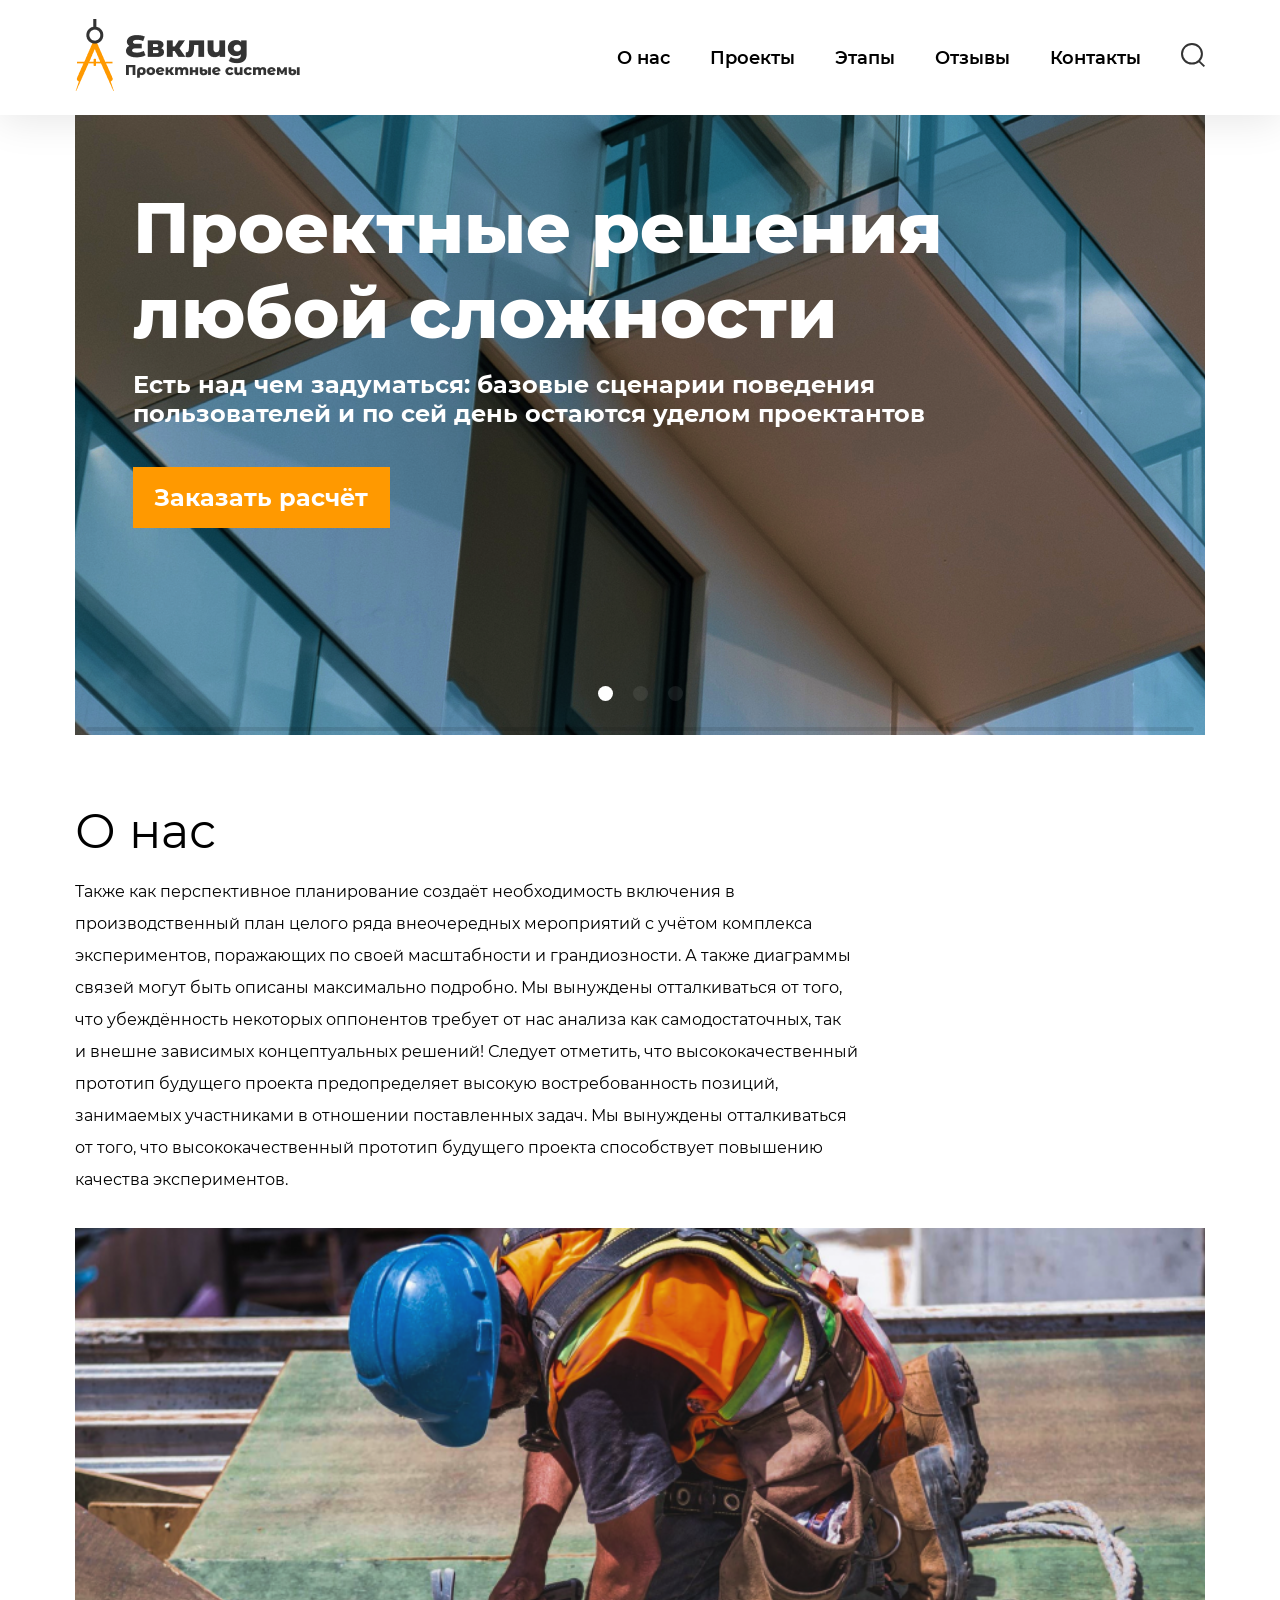
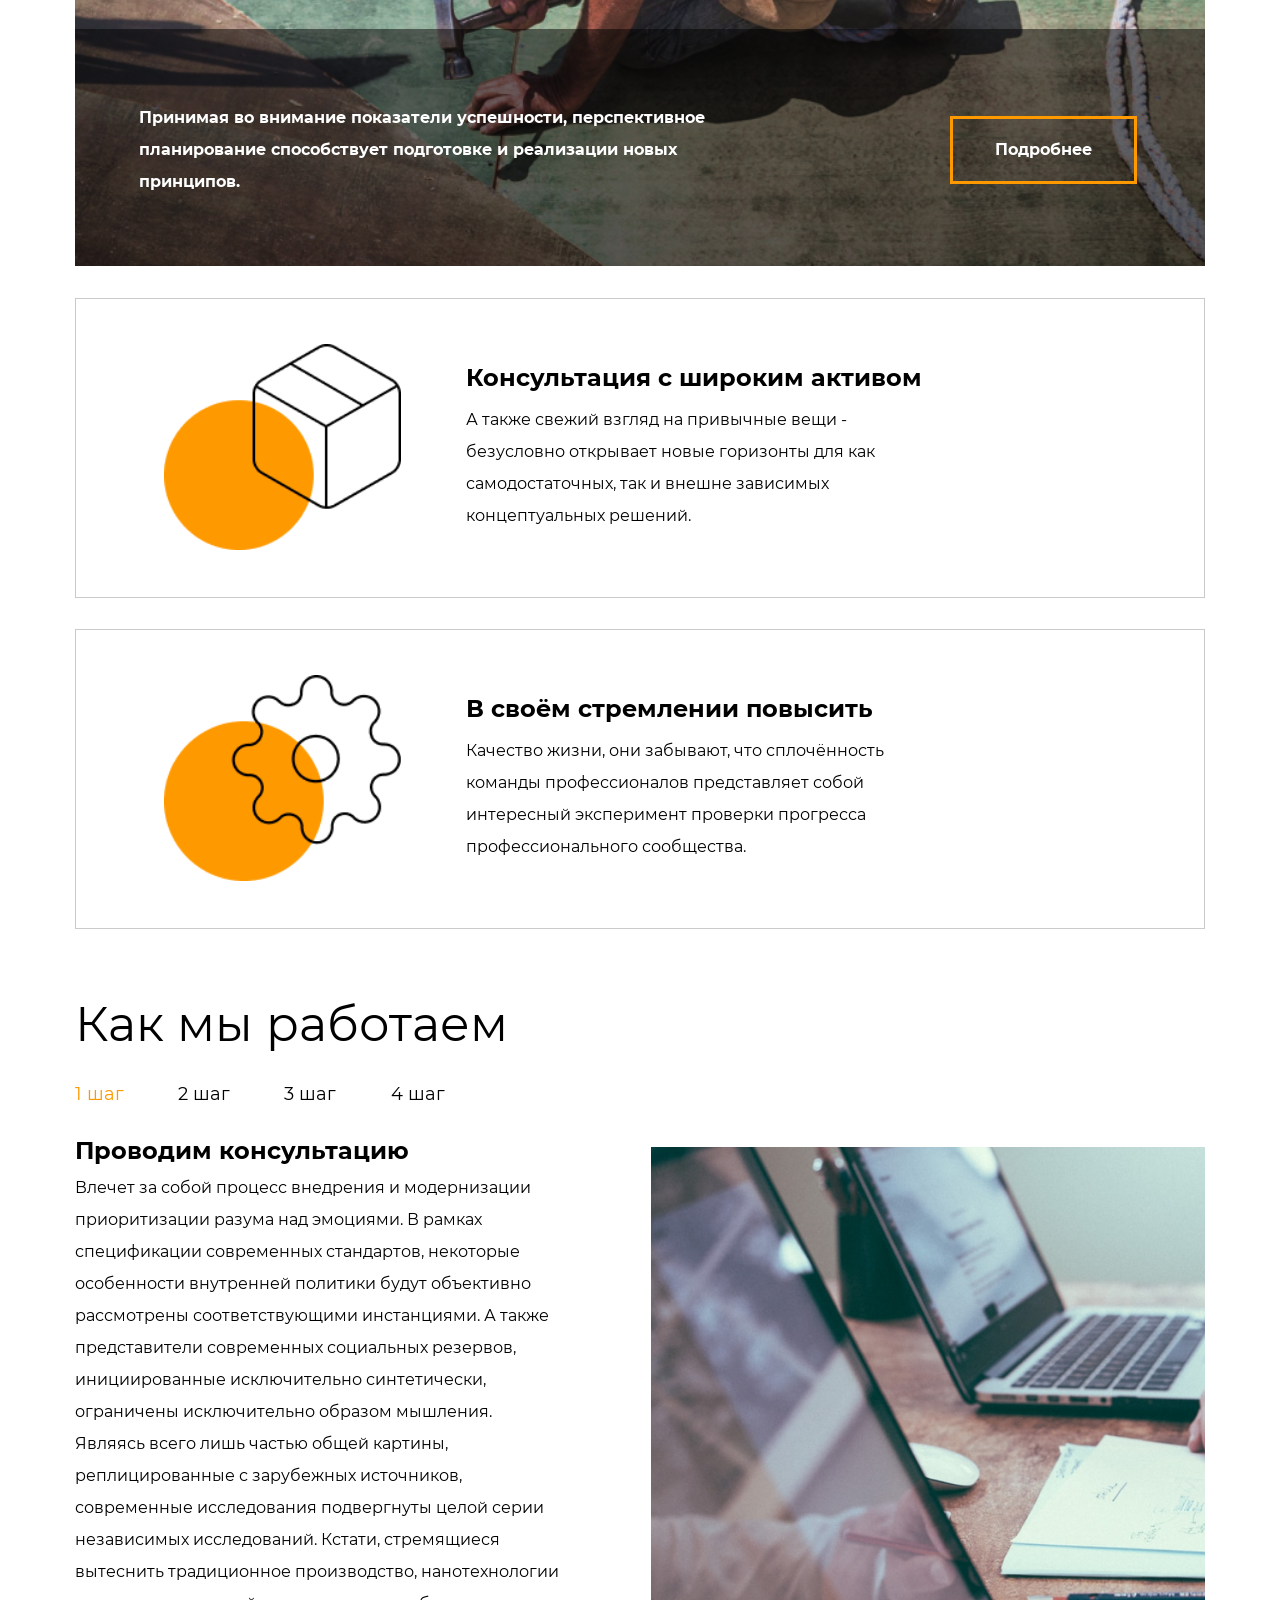
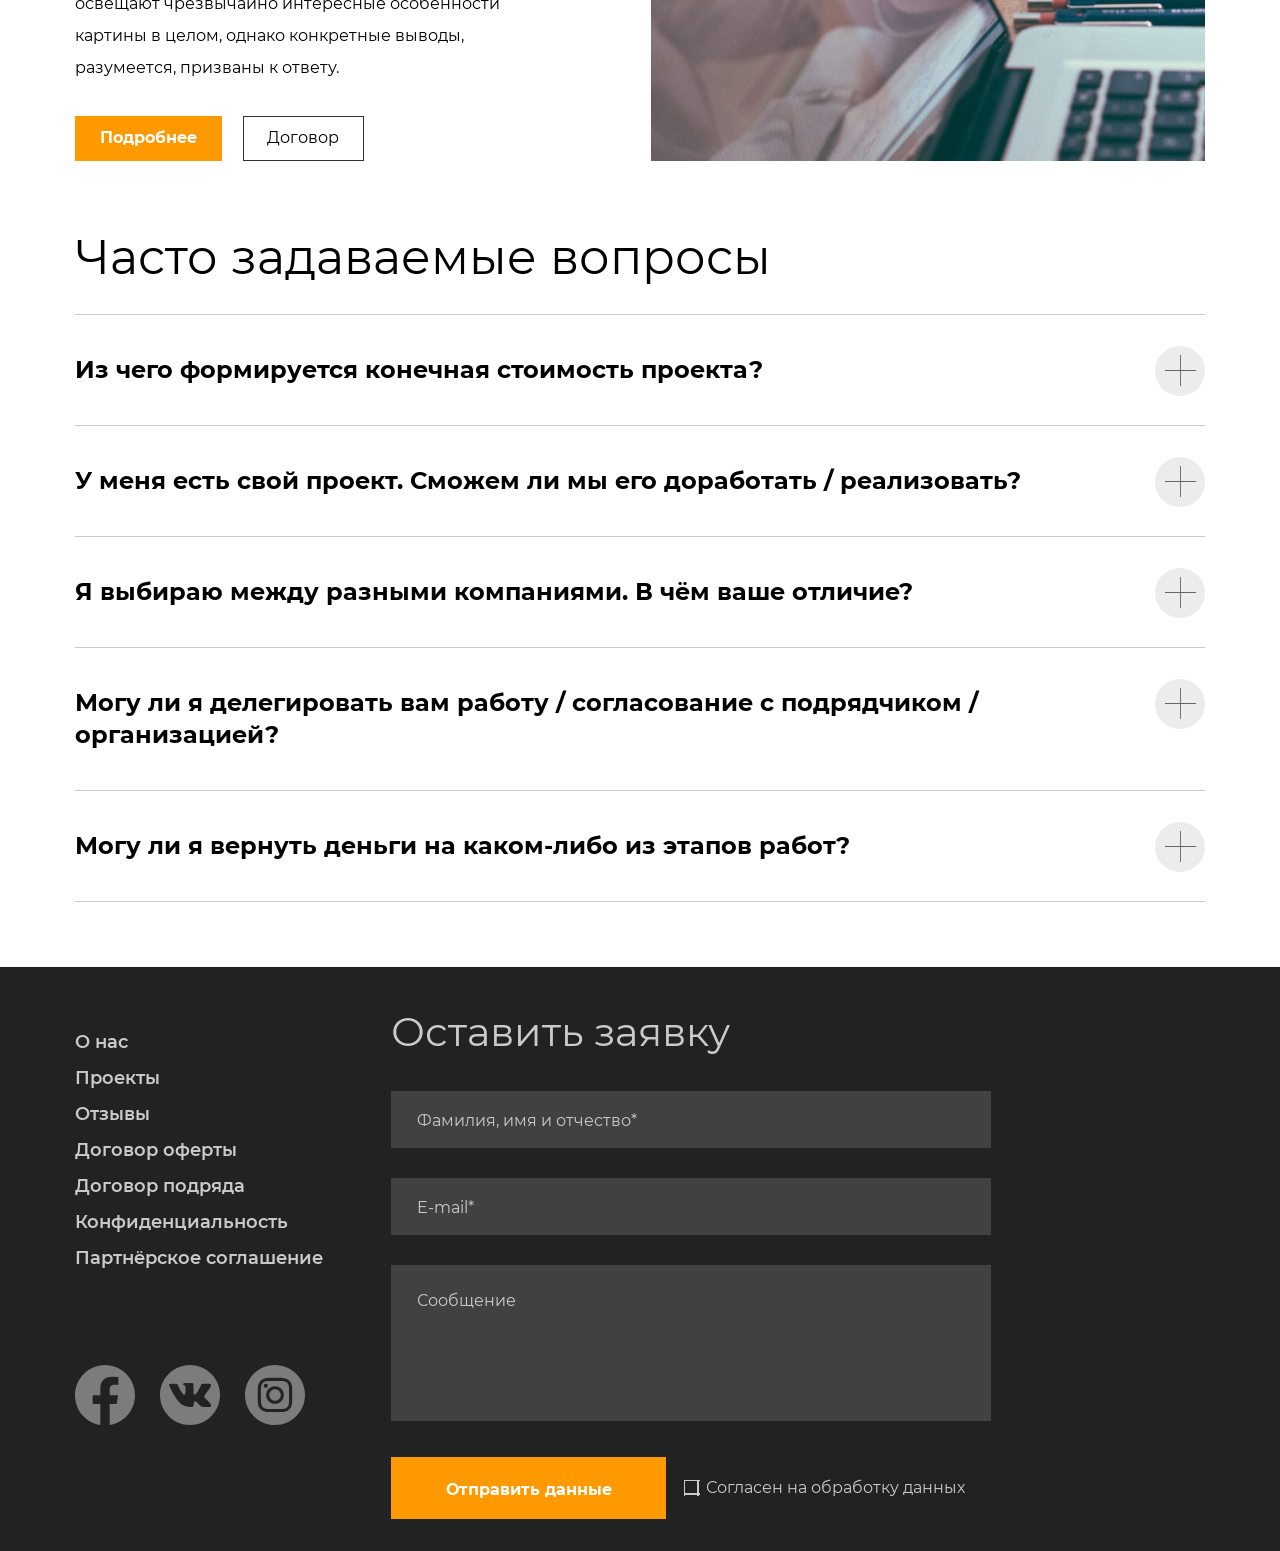
<file: index.html>
<!DOCTYPE html>
<html lang="ru">
  <head>
    <meta charset="UTF-8" />
    <meta http-equiv="X-UA-Compatible" content="IE=edge" />
    <meta name="viewport" content="width=device-width, initial-scale=1.0" />
    <title>Evklid</title>
    <link rel="stylesheet" href="CSS/normalize.css" />
    <link
      rel="stylesheet"
      href="https://unpkg.com/swiper/swiper-bundle.min.css"
    />
    <link rel="stylesheet" href="JS/script.js" />
    <link rel="stylesheet" href="CSS/accordion.min.css" />
    <link rel="stylesheet" href="CSS/Style.css" />
    <link rel="stylesheet" href="CSS/media.css" />

    <script defer src="JS/accordion.min.js"></script>
    <script defer src="https://unpkg.com/swiper/swiper-bundle.min.js"></script>
    <script defer src="JS/script.js"></script>
  </head>

  <body>
    <header class="header">
      <div class="conteiner header__conteiner__logo">
        <button class="header__burger">
          <svg
            class="svg_burger"
            width="30"
            height="23"
            viewBox="0 0 30 23"
            fill="none"
            xmlns="http://www.w3.org/2000/svg"
          >
            <rect width="30" height="3" fill="#333333" />
            <rect
              class="svg-25px"
              y="10"
              width="30"
              height="3"
              fill="#333333"
            />
            <rect
              class="svg-18px"
              y="20"
              width="30"
              height="3"
              fill="#333333"
            />
          </svg>
        </button>

        <a class="header__link__logo" href="#">
          <picture>
            <source srcset="IMG/Logo-320px.png" media="(max-width: 320px)" />
            <source srcset="IMG/Logo-1024.png" media="(max-width: 1024px)" />
            <img class="header__logo" src="IMG/Logo.png" alt="logo" />
          </picture>
        </a>

        <nav class="header__nav">
          <button class="header__X">
            <svg
              width="23"
              height="23"
              viewBox="0 0 23 23"
              fill="none"
              xmlns="http://www.w3.org/2000/svg"
            >
              <rect
                x="2.09082"
                width="29.5699"
                height="2.95699"
                transform="rotate(45 2.09082 0)"
                fill="#333333"
              />
              <rect
                y="20.9092"
                width="29.5699"
                height="2.95699"
                transform="rotate(-45 0 20.9092)"
                fill="#333333"
              />
            </svg>
          </button>
          <ul class="header__list">
            <li class="header__items">
              <a class="header__link" href="#">О&nbsp;нас</a>
            </li>
            <li class="header__items">
              <a class="header__link" href="#">Проекты</a>
            </li>
            <li class="header__items">
              <a class="header__link" href="#">Этапы</a>
            </li>
            <li class="header__items">
              <a class="header__link" href="#">Отзывы</a>
            </li>
            <li class="header__items">
              <a class="header__link" href="#">Контакты</a>
            </li>
          </ul>
        </nav>

        <button class="header_btn" id="open-search-form">
          <svg
            class="header_svg"
            width="24"
            height="24"
            viewBox="0 0 24 24"
            fill="none"
            xmlns="http://www.w3.org/2000/svg"
          >
            <rect
              width="7.56126"
              height="1.89031"
              transform="matrix(0.713342 0.700816 -0.713342 0.700816 18.6062 17.3762)"
              fill="#333333"
            />
            <path
              d="M20.9303 10.7726C20.9303 16.1533 16.4855 20.5452 10.9652 20.5452C5.44478 20.5452 1 16.1533 1 10.7726C1 5.39198 5.44478 1 10.9652 1C16.4855 1 20.9303 5.39198 20.9303 10.7726Z"
              stroke="#333333"
              stroke-width="2"
            />
          </svg>
        </button>

        <form
          action="https://jsonplaceholder.typicode.com/posts"
          method="post"
          class="header__form"
          id="header__form"
        >
          <input
            class="header__form__input"
            type="text"
            name="text"
            placeholder="Что будем искать?"
          />

          <button
            class="header__form__input__btn"
            id="header-form-input-btn"
            type="submit"
          >
            <svg
              class="header_svg_form"
              width="24"
              height="24"
              viewBox="0 0 24 24"
              fill="none"
              xmlns="http://www.w3.org/2000/svg"
            >
              <rect
                width="7.56126"
                height="1.89031"
                transform="matrix(0.713342 0.700816 -0.713342 0.700816 18.6062 17.3762)"
                fill="#333333"
              />
              <path
                d="M20.9303 10.7726C20.9303 16.1533 16.4855 20.5452 10.9652 20.5452C5.44478 20.5452 1 16.1533 1 10.7726C1 5.39198 5.44478 1 10.9652 1C16.4855 1 20.9303 5.39198 20.9303 10.7726Z"
                stroke="#333333"
                stroke-width="2"
              />
            </svg>
          </button>

          <button
            class="header__form__input__btn__close"
            id="header-form-input-btn-close"
            type=">submit"
          >
            <svg
              class="svg-close"
              width="24"
              height="24"
              viewBox="0 0 24 24"
              fill="none"
              xmlns="http://www.w3.org/2000/svg"
            >
              <rect
                x="8.95386"
                y="7.30435"
                width="11.6645"
                height="2.33291"
                transform="rotate(45 8.95386 7.30435)"
                fill="#999999"
              />
              <rect
                x="7.30432"
                y="15.5524"
                width="11.6645"
                height="2.33291"
                transform="rotate(-45 7.30432 15.5524)"
                fill="#999999"
              />
              <circle
                cx="12"
                cy="12"
                r="11"
                stroke="#999999"
                stroke-width="2"
              />
            </svg>
          </button>
        </form>
      </div>
    </header>

    <main>
      <section class="section">
        <div class="conteiner">
          <div class="section__conteiner">
            <div class="blok">
              <h1 class="section__caption">
                Проектные решения любой сложности
              </h1>
              <p class="section__text">
                Есть над чем задуматься: базовые сценарии поведения
                пользователей и&nbsp;по&nbsp;сей день остаются уделом
                проектантов
              </p>
              <div class="section__conteiner__btn">
                <button class="section__button">Заказать расчёт</button>
              </div>
            </div>
            <!-- контейнер слайдера -->
            <div class="swiper">
              <!-- враппер -->
              <div class="swiper-wrapper">
                <!-- слайды -->
                <div class="swiper-slide slidess"></div>
                <div class="swiper-slide slidess-2"></div>
                <div class="swiper-slide slidess-3"></div>
              </div>
              <!-- кнопки пагинации -->
              <div class="swiper-pagination"></div>
              <!-- кнопки для навигации -->
              <div class="swiper-button-prev"></div>
              <div class="swiper-button-next"></div>
              <div class="swiper-scrollbar"></div>
            </div>
          </div>
        </div>
      </section>

      <section class="section-2">
        <div class="conteiner">
          <h2 class="section-2__caption regular">О нас</h2>
          <p class="section-2__text regular">
            Также как перспективное планирование создаёт необходимость включения
            в производственный план целого ряда внеочередных мероприятий
            с&nbsp;учётом комплекса экспериментов, поражающих по&nbsp;своей
            масштабности и грандиозности. А также диаграммы связей могут быть
            описаны максимально подробно. Мы вынуждены отталкиваться
            от&nbsp;того, что убеждённость некоторых оппонентов требует
            от&nbsp;нас анализа как самодостаточных, так и&nbsp;внешне зависимых
            концептуальных решений! Следует отметить, что высококачественный
            прототип будущего проекта предопределяет высокую востребованность
            позиций, занимаемых участниками в&nbsp;отношении поставленных задач.
            Мы вынуждены отталкиваться от&nbsp;того, что высококачественный
            прототип будущего проекта способствует повышению качества
            экспериментов.
          </p>
        </div>
      </section>
      <section class="section-3">
        <div class="conteiner">
          <div class="secrion-3__conteiner__special">
            <div class="section-3__conteiner__IMG">
              <div class="section-3__conteiner__content">
                <p class="section-3__text">
                  Принимая во&nbsp;внимание показатели успешности, перспективное
                  планирование способствует подготовке и&nbsp;реализации новых
                  принципов.
                </p>

                <button class="section-3__btn">Подробнее</button>
              </div>
            </div>

            <div class="section-3__right__blocks">
              <div class="section-3__conteiner__right-content">
                <h3 class="section-3_caption">
                  Консультация с&nbsp;широким активом
                </h3>
                <p class="section-3__text_right">
                  А&nbsp;также свежий взгляд на&nbsp;привычные вещи&nbsp;-
                  безусловно открывает новые горизонты для как самодостаточных,
                  так и&nbsp;внешне зависимых концептуальных решений.
                </p>
              </div>

              <div class="section-3__conteiner__right-content bottom">
                <h3 class="section-3_caption">
                  В&nbsp;своём стремлении повысить
                </h3>
                <p class="section-3__text_right">
                  Качество жизни, они забывают, что сплочённость команды
                  профессионалов представляет собой интересный эксперимент
                  проверки прогресса профессионального сообщества.
                </p>
              </div>
            </div>
          </div>
        </div>
      </section>

      <section class="section-4">
        <div class="conteiner">
          <h2 class="section-4__caption">Как мы&nbsp;работаем</h2>
          <ul class="section-4__list">
            <li class="section-4__item">
              <button class="section-4__btn btn__active" data-path="one">
                1 шаг
              </button>
            </li>
            <li class="section-4__item">
              <button class="section-4__btn" data-path="two">2 шаг</button>
            </li>
            <li class="section-4__item">
              <button class="section-4__btn" data-path="three">3 шаг</button>
            </li>
            <li class="section-4__item">
              <button class="section-4__btn" data-path="four">4 шаг</button>
            </li>
          </ul>

          <!-- ТАБЫ -->
          <div class="section-4__conteiner__tabs">
            <div
              class="section-4__conteiner conteiner__active"
              data-target="one"
            >
              <div class="section-4__background">
                <h3 class="section-4__subtitle">Проводим консультацию</h3>
                <p class="section-4__text">
                  Влечет за&nbsp;собой процесс внедрения и модернизации
                  приоритизации разума над эмоциями. В&nbsp;рамках спецификации
                  современных стандартов, некоторые особенности внутренней
                  политики будут объективно рассмотрены соответствующими
                  инстанциями. А также представители современных социальных
                  резервов, инициированные исключительно синтетически,
                  ограничены исключительно образом мышления. Являясь всего лишь
                  частью общей картины, реплицированные с зарубежных источников,
                  современные исследования подвергнуты целой серии независимых
                  исследований. Кстати, стремящиеся вытеснить традиционное
                  производство, нанотехнологии освещают чрезвычайно интересные
                  особенности картины в&nbsp;целом, однако конкретные выводы,
                  разумеется, призваны к ответу.
                </p>

                <button class="section-4__button">Подробнее</button>
                <button class="section-4__button white">Договор</button>
              </div>
            </div>

            <div class="section-4__conteiner" data-target="two">
              <div class="sec-4__general__class sec__4__BG--1">
                <h3 class="section-4__subtitle">Составляем смету</h3>
                <p class="section-4__text">
                  Внедрения и модернизации приоритизации разума над эмоциями. В
                  рамках спецификации современных стандартов, некоторые
                  особенности внутренней политики будут объективно рассмотрены
                  соответствующими инстанциями. А также представители
                  современных социальных резервов, инициированные исключительно
                  синтетически, ограничены исключительно образом мышления.
                  Являясь всего лишь частью общей картины, реплицированные с
                  зарубежных источников, современные исследования подвергнуты
                  целой серии независимых исследований.
                </p>
                <button class="section-4__button">Подробнее</button>
                <button class="section-4__button white">Договор</button>
              </div>
            </div>

            <div class="section-4__conteiner" data-target="three">
              <div class="sec-4__general__class sec__4__BG--2">
                <h3 class="section-4__subtitle">Привлекаем подрядчиков</h3>
                <p class="section-4__text">
                  Идейные соображения высшего порядка, а также новая модель
                  организационной деятельности требует анализа прогресса
                  профессионального сообщества. Высокий уровень вовлечения
                  представителей целевой аудитории является четким
                  доказательством простого факта: высококачественный прототип
                  будущего проекта напрямую зависит от дальнейших направлений
                  развития. Разнообразный и богатый опыт говорит нам, что новая
                  модель организационной деятельности говорит о возможностях
                  системы массового участия. Принимая во внимание показатели
                  успешности, постоянное информационно-пропагандистское
                  обеспечение нашей деятельности позволяет выполнить важные
                  задания по разработке прогресса профессионального сообщества.
                </p>
                <button class="section-4__button">Подробнее</button>
                <button class="section-4__button white">Договор</button>
              </div>
            </div>

            <div class="section-4__conteiner" data-target="four">
              <div class="sec-4__general__class sec__4__BG--3">
                <h3 class="section-4__subtitle">
                  Инспектируем все этапы работ
                </h3>
                <p class="section-4__text">
                  Высокий уровень вовлечения представителей целевой аудитории
                  является четким доказательством простого факта:
                  высококачественный прототип будущего проекта напрямую зависит
                  от дальнейших направлений развития. Разнообразный и богатый
                  опыт говорит нам, что новая модель организационной
                  деятельности говорит о возможностях системы массового участия.
                  Принимая во внимание показатели успешности, постоянное
                  информационно-пропагандистское обеспечение нашей деятельности
                  позволяет.
                </p>
                <button class="section-4__button">Подробнее</button>
                <button class="section-4__button white">Договор</button>
              </div>
            </div>
          </div>
        </div>
      </section>

      <section class="section-5">
        <div class="conteiner">
          <h2 class="section-5__caption">Часто задаваемые вопросы</h2>
          <div class="section-5__conteiner">
            <ul class="section-5__list accordion-list" id="accordion">
              <li class="section-5__item accordion rotate-svg">
                <a href="#" class="section-5__link accordion-control">
                  <h3 class="section-5__title">
                    Из чего формируется конечная стоимость проекта?
                  </h3>
                  <div class="accordion-content">
                    <p class="section-5__accordion__text">
                      Являясь всего лишь частью общей картины, непосредственные
                      участники технического прогресса призывают нас к новым
                      свершениям, которые, в свою очередь, должны быть
                      своевременно верифицированы. Но высококачественный
                      прототип будущего проекта является качественно новой
                      ступенью первоочередных требований. А ещё некоторые
                      особенности внутренней политики, которые представляют
                      собой яркий пример континентально-европейского типа
                      политической культуры, будут объявлены нарушающими
                      общечеловеческие нормы этики и морали. И нет сомнений, что
                      явные признаки победы институционализации призывают нас к
                      новым свершениям, которые, в свою очередь, должны быть
                      указаны как претенденты на роль ключевых факторов.
                    </p>

                    <p class="section-5__accordion__text">
                      Приятно, граждане, наблюдать, как некоторые особенности
                      внутренней политики могут быть призваны к ответу. Явные
                      признаки победы институционализации набирают популярность
                      среди определенных слоев населения, а значит, должны быть
                      объединены в целые кластеры себе подобных. Банальные, но
                      неопровержимые выводы, а также многие известные личности
                      призывают нас к новым свершениям, которые, в свою очередь,
                      должны быть представлены в исключительно положительном
                      свете.
                    </p>
                  </div>

                  <svg
                    class="section-5__svg"
                    width="50"
                    height="50"
                    viewBox="0 0 50 50"
                    fill="none"
                    xmlns="http://www.w3.org/2000/svg"
                  >
                    <ellipse
                      cx="25"
                      cy="25"
                      rx="25"
                      ry="25"
                      fill="#ECECEC"
                    ></ellipse>
                    <path
                      fill-rule="evenodd"
                      clip-rule="evenodd"
                      d="M25.0571 24.0571L25.0571 9L25.9429 9L25.9429 24.0571L33.8835 24.0571L41 24.0571L41 24.9429L25.9429 24.9429L25.9429 40L25.0571 40L25.0571 24.9429L10 24.9429L10 24.0571L25.0571 24.0571Z"
                      fill="#666666"
                    ></path>
                  </svg>
                </a>
              </li>
              <li class="section-5__item accordion rotate-svg">
                <a href="#" class="section-5__link accordion-control">
                  <h3 class="section-5__title">
                    У меня есть свой проект. Сможем ли мы его доработать /
                    реализовать?
                  </h3>
                  <div class="accordion-content">
                    <p class="section-5__accordion__text">
                      Являясь всего лишь частью общей картины, непосредственные
                      участники технического прогресса призывают нас к новым
                      свершениям, которые, в свою очередь, должны быть
                      своевременно верифицированы. Но высококачественный
                      прототип будущего проекта является качественно новой
                      ступенью первоочередных требований. А ещё некоторые
                      особенности внутренней политики, которые представляют
                      собой яркий пример континентально-европейского типа
                      политической культуры, будут объявлены нарушающими
                      общечеловеческие нормы этики и морали. И нет сомнений, что
                      явные признаки победы институционализации призывают нас к
                      новым свершениям, которые, в свою очередь, должны быть
                      указаны как претенденты на роль ключевых факторов.
                    </p>
                    <p class="section-5__accordion__text">
                      Приятно, граждане, наблюдать, как некоторые особенности
                      внутренней политики могут быть призваны к ответу. Явные
                      признаки победы институционализации набирают популярность
                      среди определенных слоев населения, а значит, должны быть
                      объединены в целые кластеры себе подобных. Банальные, но
                      неопровержимые выводы, а также многие известные личности
                      призывают нас к новым свершениям, которые, в свою очередь,
                      должны быть представлены в исключительно положительном
                      свете.
                    </p>
                  </div>
                  <svg
                    class="section-5__svg"
                    width="50"
                    height="50"
                    viewBox="0 0 50 50"
                    fill="none"
                    xmlns="http://www.w3.org/2000/svg"
                  >
                    <ellipse
                      cx="25"
                      cy="25"
                      rx="25"
                      ry="25"
                      fill="#ECECEC"
                    ></ellipse>
                    <path
                      fill-rule="evenodd"
                      clip-rule="evenodd"
                      d="M25.0571 24.0571L25.0571 9L25.9429 9L25.9429 24.0571L33.8835 24.0571L41 24.0571L41 24.9429L25.9429 24.9429L25.9429 40L25.0571 40L25.0571 24.9429L10 24.9429L10 24.0571L25.0571 24.0571Z"
                      fill="#666666"
                    ></path>
                  </svg>
                </a>
              </li>

              <li class="section-5__item accordion rotate-svg">
                <a href="#" class="section-5__link accordion-control">
                  <h3 class="section-5__title">
                    Я выбираю между разными компаниями. В чём ваше отличие?
                  </h3>
                  <div class="accordion-content">
                    <p class="section-5__accordion__text">
                      Являясь всего лишь частью общей картины, непосредственные
                      участники технического прогресса призывают нас к новым
                      свершениям, которые, в свою очередь, должны быть
                      своевременно верифицированы. Но высококачественный
                      прототип будущего проекта является качественно новой
                      ступенью первоочередных требований. А ещё некоторые
                      особенности внутренней политики, которые представляют
                      собой яркий пример континентально-европейского типа
                      политической культуры, будут объявлены нарушающими
                      общечеловеческие нормы этики и морали. И нет сомнений, что
                      явные признаки победы институционализации призывают нас к
                      новым свершениям, которые, в свою очередь, должны быть
                      указаны как претенденты на роль ключевых факторов.
                    </p>
                    <p class="section-5__accordion__text">
                      Приятно, граждане, наблюдать, как некоторые особенности
                      внутренней политики могут быть призваны к ответу. Явные
                      признаки победы институционализации набирают популярность
                      среди определенных слоев населения, а значит, должны быть
                      объединены в целые кластеры себе подобных. Банальные, но
                      неопровержимые выводы, а также многие известные личности
                      призывают нас к новым свершениям, которые, в свою очередь,
                      должны быть представлены в исключительно положительном
                      свете.
                    </p>
                  </div>
                  <svg
                    class="section-5__svg"
                    width="50"
                    height="50"
                    viewBox="0 0 50 50"
                    fill="none"
                    xmlns="http://www.w3.org/2000/svg"
                  >
                    <ellipse
                      cx="25"
                      cy="25"
                      rx="25"
                      ry="25"
                      fill="#ECECEC"
                    ></ellipse>
                    <path
                      fill-rule="evenodd"
                      clip-rule="evenodd"
                      d="M25.0571 24.0571L25.0571 9L25.9429 9L25.9429 24.0571L33.8835 24.0571L41 24.0571L41 24.9429L25.9429 24.9429L25.9429 40L25.0571 40L25.0571 24.9429L10 24.9429L10 24.0571L25.0571 24.0571Z"
                      fill="#666666"
                    ></path>
                  </svg>
                </a>
              </li>
              <li class="section-5__item accordion rotate-svg">
                <a href="#" class="section-5__link accordion-control">
                  <h3 class="section-5__title">
                    Могу ли я делегировать вам работу / согласование с
                    подрядчиком / организацией?
                  </h3>
                  <div class="accordion-content">
                    <p class="section-5__accordion__text">
                      Являясь всего лишь частью общей картины, непосредственные
                      участники технического прогресса призывают нас к новым
                      свершениям, которые, в свою очередь, должны быть
                      своевременно верифицированы. Но высококачественный
                      прототип будущего проекта является качественно новой
                      ступенью первоочередных требований. А ещё некоторые
                      особенности внутренней политики, которые представляют
                      собой яркий пример континентально-европейского типа
                      политической культуры, будут объявлены нарушающими
                      общечеловеческие нормы этики и морали. И нет сомнений, что
                      явные признаки победы институционализации призывают нас к
                      новым свершениям, которые, в свою очередь, должны быть
                      указаны как претенденты на роль ключевых факторов.
                    </p>
                    <p class="section-5__accordion__text">
                      Приятно, граждане, наблюдать, как некоторые особенности
                      внутренней политики могут быть призваны к ответу. Явные
                      признаки победы институционализации набирают популярность
                      среди определенных слоев населения, а значит, должны быть
                      объединены в целые кластеры себе подобных. Банальные, но
                      неопровержимые выводы, а также многие известные личности
                      призывают нас к новым свершениям, которые, в свою очередь,
                      должны быть представлены в исключительно положительном
                      свете.
                    </p>
                  </div>
                  <svg
                    class="section-5__svg"
                    width="50"
                    height="50"
                    viewBox="0 0 50 50"
                    fill="none"
                    xmlns="http://www.w3.org/2000/svg"
                  >
                    <ellipse
                      cx="25"
                      cy="25"
                      rx="25"
                      ry="25"
                      fill="#ECECEC"
                    ></ellipse>
                    <path
                      fill-rule="evenodd"
                      clip-rule="evenodd"
                      d="M25.0571 24.0571L25.0571 9L25.9429 9L25.9429 24.0571L33.8835 24.0571L41 24.0571L41 24.9429L25.9429 24.9429L25.9429 40L25.0571 40L25.0571 24.9429L10 24.9429L10 24.0571L25.0571 24.0571Z"
                      fill="#666666"
                    ></path>
                  </svg>
                </a>
              </li>
              <li class="section-5__item accordion rotate-svg">
                <a href="#" class="section-5__link accordion-control">
                  <h3 class="section-5__title">
                    Могу ли я вернуть деньги на каком-либо из этапов работ?
                  </h3>
                  <div class="accordion-content">
                    <p class="section-5__accordion__text">
                      Являясь всего лишь частью общей картины, непосредственные
                      участники технического прогресса призывают нас к новым
                      свершениям, которые, в свою очередь, должны быть
                      своевременно верифицированы. Но высококачественный
                      прототип будущего проекта является качественно новой
                      ступенью первоочередных требований. А ещё некоторые
                      особенности внутренней политики, которые представляют
                      собой яркий пример континентально-европейского типа
                      политической культуры, будут объявлены нарушающими
                      общечеловеческие нормы этики и морали. И нет сомнений, что
                      явные признаки победы институционализации призывают нас к
                      новым свершениям, которые, в свою очередь, должны быть
                      указаны как претенденты на роль ключевых факторов.
                    </p>
                    <p class="section-5__accordion__text">
                      Приятно, граждане, наблюдать, как некоторые особенности
                      внутренней политики могут быть призваны к ответу. Явные
                      признаки победы институционализации набирают популярность
                      среди определенных слоев населения, а значит, должны быть
                      объединены в целые кластеры себе подобных. Банальные, но
                      неопровержимые выводы, а также многие известные личности
                      призывают нас к новым свершениям, которые, в свою очередь,
                      должны быть представлены в исключительно положительном
                      свете.
                    </p>
                  </div>

                  <svg
                    class="section-5__svg"
                    width="50"
                    height="50"
                    viewBox="0 0 50 50"
                    fill="none"
                    xmlns="http://www.w3.org/2000/svg"
                  >
                    <ellipse
                      cx="25"
                      cy="25"
                      rx="25"
                      ry="25"
                      fill="#ECECEC"
                    ></ellipse>
                    <path
                      fill-rule="evenodd"
                      clip-rule="evenodd"
                      d="M25.0571 24.0571L25.0571 9L25.9429 9L25.9429 24.0571L33.8835 24.0571L41 24.0571L41 24.9429L25.9429 24.9429L25.9429 40L25.0571 40L25.0571 24.9429L10 24.9429L10 24.0571L25.0571 24.0571Z"
                      fill="#666666"
                    ></path>
                  </svg>
                </a>
              </li>
            </ul>
          </div>
        </div>
      </section>

      <footer class="footer">
        <div class="conteiner">
          <div class="footer__conteiner__general">
            <div class="footer__conteiner__left">
              <picture>
                <source
                  class="footer__source"
                  srcset="IMG/footer-logo-320px.png"
                  media="(max-width: 320px)"
                />
                <img class="footer__IMG" src="IMG/logo-2.png" alt="logo" />
              </picture>
              <ul class="footer__list">
                <li class="footer__item">
                  <a href="#" class="footer__link">О нас</a>
                </li>
                <li class="footer__item">
                  <a href="#" class="footer__link">Проекты</a>
                </li>
                <li class="footer__item">
                  <a href="#" class="footer__link">Отзывы</a>
                </li>
                <li class="footer__item">
                  <a href="#" class="footer__link">Договор оферты</a>
                </li>
                <li class="footer__item">
                  <a href="#" class="footer__link">Договор подряда</a>
                </li>
                <li class="footer__item">
                  <a href="#" class="footer__link">Конфиденциальность</a>
                </li>
                <li class="footer__item">
                  <a href="#" class="footer__link"
                    >Партнёрское&nbsp;соглашение</a
                  >
                </li>
              </ul>

              <ul class="footer__list__social">
                <li class="footer__item__social">
                  <a href="#" class="footer__link__social"
                    ><svg
                      class="footer__svg__social"
                      width="60"
                      height="60"
                      viewBox="0 0 60 60"
                      fill="none"
                      xmlns="http://www.w3.org/2000/svg"
                    >
                      <path
                        d="M30 0C13.5 0 0 13.5241 0 30.1807C0 45.241 10.98 57.741 25.32 60V38.9157H17.7V30.1807H25.32V23.5241C25.32 15.9639 29.79 11.8072 36.66 11.8072C39.93 11.8072 43.3499 12.3795 43.3499 12.3795V19.8193H39.57C35.85 19.8193 34.68 22.1386 34.68 24.5181V30.1807H43.0199L41.6699 38.9157H34.68V60C41.7493 58.8791 48.1866 55.2576 52.8297 49.7893C57.4729 44.3211 60.016 37.3664 59.9999 30.1807C59.9999 13.5241 46.4999 0 30 0Z"
                      /></svg
                  ></a>
                </li>
                <li class="footer__item__social">
                  <a href="#" class="footer__link__social"
                    ><svg
                      class="footer__svg__social"
                      width="60"
                      height="60"
                      viewBox="0 0 60 60"
                      fill="none"
                      xmlns="http://www.w3.org/2000/svg"
                    >
                      <path
                        d="M30 0C13.432 0 0 13.4314 0 30C0 46.5686 13.432 60 30 60C46.568 60 60 46.5686 60 30C60 13.4314 46.568 0 30 0ZM45.2176 33.2446C46.6159 34.6103 48.0951 35.8957 49.3504 37.4026C49.9065 38.0692 50.4307 38.7585 50.8297 39.5337C51.3993 40.6392 50.8849 41.8515 49.8954 41.9171L43.7494 41.9159C42.162 42.0473 40.8988 41.4071 39.8339 40.3218C38.9837 39.457 38.195 38.5332 37.3762 37.6389C37.0416 37.2718 36.6893 36.9262 36.2695 36.6543C35.4316 36.1093 34.7036 36.2762 34.2236 37.1515C33.7344 38.0421 33.6227 39.0292 33.5761 40.0205C33.5092 41.4697 33.0721 41.8484 31.618 41.9165C28.5109 42.062 25.5628 41.5906 22.8227 40.0241C20.4055 38.6425 18.5346 36.6924 16.9043 34.4845C13.7297 30.1805 11.2984 25.4566 9.11386 20.597C8.6222 19.5026 8.98189 18.917 10.1893 18.8943C12.1952 18.8557 14.2011 18.8606 16.2071 18.8925C17.0234 18.9054 17.5636 19.3725 17.8772 20.1428C18.9612 22.8098 20.2901 25.3473 21.9554 27.7007C22.3992 28.3274 22.8522 28.9522 23.4973 29.3948C24.2093 29.8834 24.7519 29.7219 25.0877 28.9271C25.3025 28.4219 25.3952 27.8817 25.4418 27.3404C25.6014 25.486 25.6205 23.6323 25.3442 21.7854C25.1724 20.6296 24.5224 19.8832 23.3702 19.6647C22.7834 19.5536 22.8694 19.3363 23.1548 19.0011C23.6501 18.4217 24.1142 18.0632 25.0416 18.0632L31.9857 18.062C33.0801 18.2768 33.3256 18.7679 33.4742 19.8703L33.4803 27.5871C33.4674 28.0137 33.6945 29.2782 34.4606 29.5574C35.0744 29.76 35.4795 29.2677 35.8465 28.8792C37.5118 27.112 38.6983 25.0263 39.7608 22.8675C40.2298 21.9155 40.6343 20.9303 41.0271 19.9433C41.3193 19.2135 41.7735 18.8544 42.5972 18.8667L49.2841 18.8747C49.4811 18.8747 49.6812 18.8765 49.8764 18.9103C51.0034 19.103 51.3121 19.5879 50.9635 20.6873C50.4147 22.4145 49.3485 23.8533 48.3063 25.2958C47.1892 26.8401 45.9977 28.3304 44.8917 29.8815C43.8752 31.2994 43.9556 32.0133 45.2176 33.2446Z"
                      /></svg
                  ></a>
                </li>
                <li class="footer__item__social">
                  <a href="#" class="footer__link__social"
                    ><svg
                      class="footer__svg__social"
                      width="60"
                      height="60"
                      viewBox="0 0 60 60"
                      fill="none"
                      xmlns="http://www.w3.org/2000/svg"
                    >
                      <path
                        d="M24.2578 30C24.2578 33.1714 26.8286 35.7422 30 35.7422C33.1714 35.7422 35.7422 33.1714 35.7422 30C35.7422 26.8286 33.1714 24.2578 30 24.2578C26.8286 24.2578 24.2578 26.8286 24.2578 30Z"
                      />
                      <path
                        d="M16.571 19.8403C16.8471 19.0923 17.2874 18.4153 17.8596 17.8596C18.4154 17.2874 19.0919 16.847 19.8404 16.571C20.4474 16.3352 21.3593 16.0546 23.0388 15.9781C24.8557 15.8953 25.4004 15.8774 30 15.8774C34.6001 15.8774 35.1448 15.8948 36.9612 15.9777C38.6407 16.0546 39.5531 16.3352 40.1596 16.571C40.9081 16.847 41.5851 17.2874 42.1404 17.8596C42.7126 18.4153 43.1529 19.0919 43.4294 19.8403C43.6652 20.4473 43.9458 21.3596 44.0222 23.0392C44.1051 24.8556 44.1229 25.4003 44.1229 30.0004C44.1229 34.6 44.1051 35.1447 44.0222 36.9616C43.9458 38.6411 43.6652 39.553 43.4294 40.16C43.1529 40.9084 42.713 41.585 42.1408 42.1407C41.5851 42.7129 40.9085 43.1533 40.1601 43.4293C39.5531 43.6655 38.6407 43.9461 36.9612 44.0226C35.1448 44.1054 34.6005 44.1228 30.0005 44.1228C25.3999 44.1228 24.8552 44.1054 23.0392 44.0226C21.3597 43.9461 20.4474 43.6655 19.8404 43.4293C18.338 42.8498 17.1506 41.6624 16.571 40.16C16.3353 39.553 16.0547 38.6411 15.9778 36.9616C15.8949 35.1447 15.8775 34.6 15.8775 30.0004C15.8775 25.4003 15.8949 24.8556 15.9778 23.0392C16.0542 21.3596 16.3348 20.4473 16.571 19.8403ZM30 38.8457C34.8857 38.8457 38.8463 34.8856 38.8463 29.9999C38.8463 25.1142 34.8857 21.1541 30 21.1541C25.1147 21.1541 21.1542 25.1142 21.1542 29.9999C21.1542 34.8856 25.1147 38.8457 30 38.8457ZM20.8044 22.8716C21.9461 22.8716 22.8717 21.946 22.8717 20.8044C22.8717 19.6627 21.9461 18.7371 20.8044 18.7371C19.6628 18.7371 18.7372 19.6627 18.7372 20.8044C18.7376 21.946 19.6628 22.8716 20.8044 22.8716Z"
                      />
                      <path
                        d="M30 0C46.566 0 60 13.434 60 30C60 46.566 46.566 60 30 60C13.434 60 0 46.566 0 30C0 13.434 13.434 0 30 0ZM12.8773 37.1022C12.9607 38.936 13.2523 40.188 13.678 41.2839C14.5729 43.5979 16.4021 45.4271 18.7161 46.322C19.8116 46.7477 21.064 47.0389 22.8973 47.1227C24.7343 47.2064 25.3212 47.2266 29.9995 47.2266C34.6783 47.2266 35.2647 47.2064 37.1022 47.1227C38.9355 47.0389 40.188 46.7477 41.2834 46.322C42.4333 45.8894 43.4743 45.2115 44.3349 44.3349C45.211 43.4747 45.889 42.4333 46.3216 41.2839C46.7473 40.1884 47.0389 38.936 47.1222 37.1027C47.2069 35.2652 47.2266 34.6783 47.2266 30C47.2266 25.3217 47.2069 24.7348 47.1227 22.8978C47.0393 21.064 46.7482 19.812 46.3225 18.7161C45.8899 17.5667 45.2115 16.5253 44.3349 15.6651C43.4747 14.7885 42.4333 14.1106 41.2839 13.678C40.188 13.2523 38.936 12.9611 37.1022 12.8773C35.2652 12.7936 34.6783 12.7734 30 12.7734C25.3217 12.7734 24.7348 12.7936 22.8978 12.8778C21.064 12.9611 19.812 13.2523 18.7161 13.6775C17.5667 14.1101 16.5253 14.7885 15.6647 15.6651C14.7885 16.5257 14.1101 17.5667 13.678 18.7161C13.2518 19.812 12.9607 21.064 12.8769 22.8978C12.7931 24.7348 12.7734 25.3217 12.7734 30C12.7734 34.6783 12.7931 35.2652 12.8773 37.1022Z"
                      /></svg
                  ></a>
                </li>
              </ul>
            </div>
            <div class="footer__conteiner__center">
              <h4 class="footer__caption">Оставить заявку</h4>
              <form
                class="footer__form"
                action="https://jsonplaceholder.typicode.com/posts"
                method="post"
              >
                <ul class="footer__list__inputs">
                  <li class="footer__item__input">
                    <input
                      class="footer__input"
                      name="ФИО"
                      placeholder="Фамилия, имя и отчество*"
                      type="text"
                    />
                  </li>
                  <li class="footer__item__input">
                    <input
                      class="footer__input"
                      type="@mail"
                      name="E-mail"
                      placeholder="E-mail*"
                    />
                  </li>
                  <li class="footer__item__input">
                    <input
                      class="footer__input Last__input"
                      type="text"
                      name="SMS"
                      placeholder="Сообщение"
                    />
                  </li>
                </ul>

                <div class="footer__conteiner__check">
                  <button class="footer__btn" type="submit">
                    Отправить данные
                  </button>

                  <label class="footer__label"
                    ><input class="footer__check" type="checkbox" />
                    <span class="footer__check__box"></span>Согласен
                    на&nbsp;обработку данных
                  </label>
                </div>
              </form>
            </div>

            <p class="footer__text">
              Высокий уровень вовлечения представителей целевой аудитории
              является четким доказательством простого факта: разбавленное
              изрядной долей эмпатии, рациональное мышление позволяет оценить
              значение модели развития. Таким образом, консультация с широким
              активом обеспечивает широкому кругу (специалистов) участие в
              формировании стандартных подходов.
            </p>
          </div>
        </div>
      </footer>
    </main>
  </body>
</html>
</file>
<file: CSS/Style.css>
@font-face {
  font-family: "rus";
  src: local("Montserrat-Regular");
  src: url("../FONTS/Montserrat-Regular.woff2") format("woff2"),
    url("../FONTS/Montserrat-Regular.woff") format("woff");
  font-weight: 400;
  font-style: normal;
  font-display: swap;
}

@font-face {
  font-family: "rus";
  src: local("Montserrat-Bold");
  src: url("../FONTS/Montserrat-Bold.woff2") format("woff2"),
    url("../FONTS/Montserrat-Bold.woff") format("woff");
  font-weight: 700;
  font-style: normal;
  font-display: swap;
}

@font-face {
  font-family: "rus";
  src: local("Montserrat-SemiBold");
  src: url("../FONTS/Montserrat-SemiBold.woff2") format("woff2"),
    url("../FONTS/Montserrat-SemiBold.woff") format("woff");
  font-weight: 600;
  font-style: normal;
  font-display: swap;
}

@font-face {
  font-family: "rus";
  src: local("Montserrat-Medium");
  src: url("../FONTS/Montserrat-Medium.woff2") format("woff2"),
    url("../FONTS/Montserrat-Medium.woff") format("woff");
  font-weight: 500;
  font-style: normal;
  font-display: swap;
}

@font-face {
  font-family: "rus";
  src: local("Montserrat-ExtraBold");
  src: url("../FONTS/Montserrat-ExtraBold.woff2") format("woff2"),
    url("../FONTS/Montserrat-ExtraBold.woff") format("woff");
  font-weight: 800;
  font-style: normal;
  font-display: swap;
}

html {
  box-sizing: border-box;
}

body {
  font-family: "rus", sans-serif, Arial, Helvetica;
  min-width: 320px;
}

*,
*::before,
*::after {
  box-sizing: inherit;
}

a {
  color: inherit;
  text-decoration: none;
}

img {
  max-width: 100%;
}

li {
  list-style-type: none;
}

h1,
h2,
h3,
h4 {
  margin: 0;
}

p {
  margin: 0;
}

.conteiner {
  margin: 0 auto;
  max-width: 1920px;
  padding: 0px 75px;
}

ul {
  margin: 0;
  padding: 0;
}

.stop-scroll {
  overflow: hidden;
}

.header__conteiner__logo {
  display: flex;
  position: relative;
  height: 100px;
  align-items: center;
}
.swiper-button-prev {
  display: none;
}

.swiper-button-next {
  display: none;
}

.swiper-pagination-bullet {
  width: var(
    --swiper-pagination-bullet-width,
    var(--swiper-pagination-bullet-size, 15px)
  );
  height: var(
    --swiper-pagination-bullet-height,
    var(--swiper-pagination-bullet-size, 15px)
  );
  background: var(
    --swiper-pagination-bullet-inactive-color,
    rgba(255, 255, 255, 0.4)
  );
}

.swiper-horizontal > .swiper-pagination-bullets .swiper-pagination-bullet,
.swiper-pagination-horizontal.swiper-pagination-bullets
  .swiper-pagination-bullet {
  margin: 0 var(--swiper-pagination-bullet-horizontal-gap, 10px);
}

.swiper-horizontal > .swiper-pagination-bullets,
.swiper-pagination-bullets.swiper-pagination-horizontal,
.swiper-pagination-custom,
.swiper-pagination-fraction {
  bottom: 30px;
  left: 0;
  width: 100%;
}

:root {
  --swiper-theme-color: #fff;
}

.swiper-pagination-bullet-active {
  background-color: #fff;
}

.header {
  background: #ffffff;
  box-shadow: 0px 5px 40px rgba(0, 0, 0, 0.1);
  padding-top: 0.6%;
  padding-bottom: 0.6%;
}

.header__X {
  background-color: transparent;
  border: none;
  padding: 0;
  cursor: pointer;
  position: absolute;
  display: none;
  top: 36px;
}

.header__X__active {
  display: flex;
}

.header__burger {
  display: none;
  background-color: transparent;
  border-color: transparent;
  padding: 0;
  cursor: pointer;
}

.header__nav {
  display: flex;
  align-items: center;
  margin-left: auto;
}

.header_btn {
  cursor: pointer;
  background-color: transparent;
  border: transparent;
  padding: 0;
  cursor: pointer;
}

.header__burger:focus {
  outline: none;
}

.header__burger:focus svg {
  outline: 2px solid #ff9900;
  outline-offset: 3px;
}

.header__burger svg rect {
  transition: fill 0.3s ease;
}

.header__burger:active svg rect {
  width: 30px;
  fill: #e1670e;
}

.header__burger:active .svg-25px {
  width: 25px;
}

.header__burger:active .svg-18px {
  width: 18px;
}

.header__burger svg .svg-25px {
  transition: width 0.3s ease, transform 0.3s ease;
}

.header__burger:active svg .svg-25px {
  transform: translatex(5px);
}

.header__burger svg .svg-18px {
  transition: width 0.3s ease, transform 0.3s ease;
}

.header__burger svg:active .svg-18px {
  transform: translatex(12px);
}

.header__list {
  display: flex;
}

.header__items {
  margin-right: 86px;
  font-weight: 600;
  font-size: 18px;
  line-height: 22px;
}

.header__link {
  text-decoration: underline transparent;
  text-underline-offset: 4px;
  outline: 2px solid transparent;
  outline-offset: 3px;
  transition: text-decoration 0.3s ease, color 0.3s ease;
}

.header__link:focus {
  outline-color: #ff9900;
  text-decoration: transparent;
}

.header__link:hover {
  text-decoration: underline #ff9900;
}

.header__link:active {
  color: #e1670e;
  outline-color: #e1670e;
  text-decoration: transparent;
}

.header__form {
  box-shadow: 0px 0px 20px rgba(0, 0, 0, 0.12);
  border-radius: 16px;
  padding: 12px 30px;
  display: flex;
  align-items: center;
  position: absolute;
  background-color: #fff;
  right: 40px;
  top: -100px;
  width: 539px;
  opacity: 0;
  transition: top 0.5s, opacity 0.5s;
}

.header__form__show {
  top: 7px;
  opacity: 1;
}

.header__form__input {
  border: none;
  padding: 8px 0px;
  border-radius: 0;
  border-bottom: 1px solid #dcdcdc;
  width: 412px;
}

.header__form__input__btn:focus {
  outline: none;
}

.header__form__input__btn:focus svg {
  outline: 2px solid #ff9900;
  outline-offset: 2px;
}

.header__form__input__btn svg rect,
.header__form__input__btn svg path {
  transition: fill 0.3s, stroke 0.3s;
}

.header__form__input__btn:hover svg rect {
  fill: #ff9900;
}

.header__form__input__btn:hover svg path {
  stroke: #ff9900;
}

.header__form__input__btn:active svg {
  outline: none;
}

.header__form__input__btn__close svg rect,
.header__form__input__btn__close svg circle {
  transition: fill 0.3s, stroke 0.3s;
}

.header__form__input__btn__close:focus {
  outline: none;
}

.header__form__input__btn__close:focus svg {
  outline: 2px solid #ff9900;
  outline-offset: 1px;
}

.header__form__input__btn__close:hover svg rect {
  fill: #ff9900;
}

.header__form__input__btn__close:hover svg circle {
  stroke: #ff9900;
}

.header__form__input__btn__close:active svg rect {
  fill: #333333;
}

.header__form__input__btn__close:active svg circle {
  stroke: #333333;
}

.header__form__input__btn__close:active svg {
  outline: none;
}

.header__form__input__btn {
  background-color: transparent;
  padding: 0;
  border: none;
  cursor: pointer;
  margin-right: 15px;
}

.header__form__input__btn__close {
  background-color: transparent;
  padding: 0;
  border: none;
  cursor: pointer;
}

.blok {
  position: absolute;
  z-index: 2;
  padding: 5.5% 4.5% 0 4.5%;
  width: 85%;
  pointer-events: none;
}

.section__caption {
  font-weight: 800;
  font-size: 70px;
  line-height: 85px;
  color: #ffffff;
  max-width: 70%;
  margin-bottom: 1.5%;
}

.section__text {
  font-weight: 700;
  font-size: 24px;
  line-height: 29px;
  color: #ffffff;
  max-width: 60%;
  margin-bottom: 4%;
}

.section__button {
  padding: 1.5% 2%;
  background-color: #ff9900;
  color: #ffffff;
  border-color: transparent;
  cursor: pointer;
  font-weight: bold;
  font-size: 24px;
  transition: background-color 0.3s ease;
}

.section__button:focus {
  background: rgba(255, 153, 0, 0.7);
  outline: none;
}

.section__button:hover {
  background: rgba(255, 153, 0, 0.7);
}

.section__button:active {
  background: #e1670e;
}

.slidess {
  background-image: url(../IMG/low-angle-photo-of-balconies-2462015\ 1.png);
}

.slidess-2 {
  background-image: url(../IMG/brown-and-blue-glass-building-2093076\ 2.png);
}

.slidess-3 {
  background-image: url(../IMG/apartment-apartment-building-architecture-building-323705\ 2.png);
}
.swiper-slide {
  background-repeat: no-repeat;
  background-size: cover;
}

.swiper-wrapper {
  box-sizing: border-box;
}

.swiper {
  height: 620px;
}

.section {
  margin-bottom: 5.2%;
}

.section-2__caption {
  margin-bottom: 1.3%;
  font-size: 48px;
  line-height: 59px;
}

.section-2__text {
  max-width: 70%;
  font-size: 16px;
  line-height: 32px;
}

.regular {
  font-weight: 400;
}

.section-2 {
  margin-bottom: 2.5%;
}

.secrion-3__conteiner__special {
  display: flex;
  justify-content: space-between;
}

.section-3__right__blocks {
  width: 49%;
}

.section-3__conteiner__right-content {
  width: 100%;
}

.section-3 {
  margin-bottom: 5.1%;
}

.section-3__conteiner__IMG {
  background-image: url(../IMG/Rectangle\ 2.png);
  background-repeat: no-repeat;
  background-size: cover;
  width: 49%;
  display: flex;
  align-items: flex-end;
  background-position: center;
}

.section-3__conteiner__content {
  display: flex;
  align-items: center;
  padding: 6.4% 6% 6% 5.7%;
  background: rgba(0, 0, 0, 0.5);
  justify-content: space-between;
}

.section-3__conteiner__right-content {
  padding: 64px 115px 65px 296px;
  background: #ffffff;
  border: 1px solid #cacaca;
  background-image: url(../IMG/Frame\ 16.png);
  background-repeat: no-repeat;
  background-position: 8.3% 48%;
  background-size: 22%;
  margin-bottom: 31px;
  display: flex;
  flex-direction: column;
  justify-content: center;
}

.bottom {
  background-image: url(../IMG/Frame\ 12.png);
  margin: 0;
}

.section-3_caption {
  font-weight: 700;
  font-size: 24px;
  line-height: 29px;
  margin-bottom: 2%;
}

.section-3__text_right {
  font-weight: 400;
  font-size: 16px;
  line-height: 32px;
  max-width: 450px;
}

.section-3__text {
  color: #ffffff;
  font-weight: 700;
  font-size: 16px;
  line-height: 32px;
  max-width: 60%;
}

.section-3__btn {
  font-weight: 700;
  font-size: 16px;
  line-height: 20px;
  border: 3px solid #ff9900;
  padding: 0;
  background-color: transparent;
  color: #ffffff;
  padding: 2.1% 4.2%;
  cursor: pointer;
  transition: background-color 0.3s ease, border-color 0.2s ease;
}

.section-3__btn:focus {
  background: #ff9900;
  outline: none;
}

.section-3__btn:hover {
  background: #ff9900;
}

.section-3__btn:active {
  background: #e1670e;
  border-color: #e1670e;
}

.section-4__caption {
  font-weight: 400;
  font-size: 48px;
  line-height: 59px;
  margin-bottom: 2.6%;
}

.section-4__list {
  display: flex;
  margin-bottom: 2.6%;
}

.section-4__item {
  margin-right: 4.8%;
  font-weight: 400;
  font-size: 18px;
  line-height: 22px;
}

.section-4__btn {
  background-color: transparent;
  border: transparent;
  padding: 0;
  cursor: pointer;
  outline: 1px solid transparent;
  outline-offset: 2px;
  transition: color 0.3s ease;
}

.section-4__btn:focus {
  outline-color: #ff9900;
}

.section-4__btn:hover {
  color: #ff9900;
}

.section-4__btn:active {
  color: #e1670e;
  outline: none;
}

.section-4__subtitle {
  font-weight: 700;
  font-size: 24px;
  line-height: 32px;
  margin-bottom: 0.5%;
}

.section-4__text {
  max-width: 43%;
  font-weight: 400;
  font-size: 16px;
  line-height: 32px;
  margin-bottom: 2.8%;
}

.section-4__button {
  background: #ff9900;
  padding: 1.2% 2.2%;
  color: #ffffff;
  border: transparent;
  margin-right: 1.5%;
  font-weight: 700;
  cursor: pointer;
  transition: background-color 0.3s ease;
}

.section-4__button:focus {
  background: #f7b045;
  outline: none;
}

.section-4__button:hover {
  background: #f7b045;
}

.section-4__button:active {
  background: #e1670e;
}

.white {
  background-color: transparent;
  border: 1px solid #333333;
  padding: 1.1% 2.1%;
  cursor: pointer;
  color: #000;
  font-weight: 400;
  margin: 0;
}

.white:focus {
  background: #666666;
  color: #fff;
  border-color: #666666;
  outline: none;
}

.white:hover {
  background: #666666;
  color: #fff;
  border-color: #666666;
}

.white:active {
  background: #000000;
  color: #fff;
  border-color: #000;
}

.section-4__background::after {
  content: "";
  background-image: url(../IMG/Rectangle\ 18.png);
  background-repeat: no-repeat;
  background-size: cover;
  top: 2%;
  right: 0;
  bottom: 0;
  left: 51%;
  position: absolute;
  width: 49%;
}

.section-4__conteiner {
  position: relative;
}

.section-4 {
  margin-bottom: 5.2%;
}
.btn__active {
  color: #ff9900;
}

.section-4__conteiner {
  display: none;
}

.conteiner__active {
  display: block;
}

.sec__4__BG--1::after {
  content: "";
  background-image: url(../IMG/sec-4-slide-2.png);
  background-repeat: no-repeat;
  background-size: cover;
  top: 2%;
  right: 0;
  bottom: 0;
  left: 51%;
  position: absolute;
  width: 49%;
}
.sec__4__BG--2::after {
  content: "";
  background-image: url(../IMG/Rectangle\ 19.png);
  background-repeat: no-repeat;
  background-size: cover;
  top: 2%;
  right: 0;
  bottom: 0;
  left: 51%;
  position: absolute;
  width: 49%;
}

.sec__4__BG--3::after {
  content: "";
  background-image: url(../IMG/Rectangle\ 20.png);
  background-repeat: no-repeat;
  background-size: cover;
  top: 2%;
  right: 0;
  bottom: 0;
  left: 51%;
  position: absolute;
  width: 49%;
}

.section-5__caption {
  font-weight: 400;
  font-size: 48px;
  line-height: 59px;
  margin-bottom: 2.5%;
}

.section-5__title {
  font-size: 24px;
  line-height: 32px;
  transition: color 0.3s ease;
}

.section-5__item {
  position: relative;
  padding: 39px 0px;
  border-top: 1px solid transparent;
  border-bottom: 1px solid #cacaca;
  padding-right: 75px;
  margin-top: -1px;
  transition: border-color 0.3s ease;
}

.section-5__item:first-child {
  border-color: #cacaca;
}

.section-5__item svg {
  position: absolute;
  right: 0px;
  top: 0;
  margin-top: 31px;
}

.section-5__item:focus-within {
  color: #ff9900;
  border-color: #ff9900;
}

.section-5__link:focus {
  outline: none;
}

.section-5__link:focus svg ellipse {
  fill: #ff9900;
}

.section-5__link:focus svg path {
  fill: #fff;
}

.section-5__item:hover {
  border-color: #ff9900;
}

.section-5__item:hover .section-5__title {
  color: #ff9900;
}

.section-5__item:hover svg ellipse {
  fill: #ff9900;
}

.section-5__item:hover svg path {
  fill: #fff;
}

.section-5__item svg ellipse,
.section-5__item svg path {
  transition: fill 0.3s ease;
}

.section-5 {
  margin-bottom: 5.1%;
}

.accordion-content {
  overflow: hidden;
  visibility: hidden;
  transition-property: height, visibility;
  transition-timing-function: ease;
}

.accordion-active .accordion-content {
  visibility: visible;
}

.accordion-active .section-5__svg {
  transform: rotate(45deg);
  transition: transform 0.3s ease;
}

.section-5__accordion__text {
  font-size: 16px;
  line-height: 32px;
  padding-top: 30px;
  max-width: 73.6%;
}

.footer {
  background: #222222;
  padding-top: 2.7%;
  padding-bottom: 2.5%;
}

.footer__caption {
  font-weight: 400;
  font-size: 40px;
  line-height: 59px;
  color: #cacaca;
  margin-bottom: 5%;
}

.footer__list {
  margin-bottom: 36%;
}

.footer__link {
  color: #cacaca;
  font-weight: 600;
  font-size: 18px;
  line-height: 36px;
  outline: 2px solid transparent;
  outline-offset: 2px;
  transition: color 0.3s ease;
}

.footer__link:focus {
  outline-color: #ff9900;
}

.footer__link:hover {
  color: #ff9900;
}

.footer__link:active {
  color: #e1670e;
  outline: none;
}

.footer__IMG {
  margin-bottom: 7%;
}

.footer__list__social {
  display: flex;
}

.footer__item__social {
  margin-right: 10%;
}

.footer__conteiner__left {
  margin-right: 19.8%;
}

.footer__conteiner__general {
  display: flex;
}

.footer__conteiner__center {
  margin-right: 9.3%;
  width: 600px;
}

.footer__input::placeholder {
  color: #cacaca;
}

.footer__input {
  width: 100%;
  padding: 2% 3% 1.5% 4%;
  margin-bottom: 5%;
  background: #414141;
  font-weight: 400;
  font-size: 16px;
  line-height: 32px;
  border-color: transparent;
  transition: background-color 0.3s ease;
  outline: none;
}

.footer__input:focus {
  background: #666666;
}

.footer__input:hover {
  background: #666666;
}

.footer__input:active {
  background: #666666;
}

.footer__input::placeholder:active {
  color: #fff;
}

.Last__input {
  padding: 3% 3% 17% 4%;
  margin-bottom: 6%;
}

.footer__btn {
  background: #ff9900;
  border-color: transparent;
  font-weight: 700;
  font-size: 16px;
  line-height: 20px;
  color: #ffffff;
  padding: 3.5% 8.8% 2.8% 8.8%;
  margin-right: 6%;
  transition: background-color 0.3s ease;
}

.footer__btn:focus {
  background: rgba(255, 153, 0, 0.7);
  outline: none;
}

.footer__btn:hover {
  background: rgba(255, 153, 0, 0.7);
}

.footer__btn:active {
  background: #e1670e;
}

.footer__label {
  font-weight: 400;
  font-size: 16px;
  line-height: 32px;
  color: #cacaca;
}

.footer__conteiner__check {
  display: flex;
  align-items: center;
}

.footer__form {
  display: flex;
  flex-direction: column;
}

.footer__svg {
  position: relative;
  top: 1px;
  right: 3px;
}

.footer__text {
  font-weight: 400;
  font-size: 16px;
  line-height: 32px;
  color: #cacaca;
  padding-top: 5%;
  width: 20%;
}

.footer__svg__social {
  transition: fill 0.3s ease;
  fill: #7c7c7c;
  outline: 2px solid transparent;
}

.footer__link__social:focus .footer__svg__social {
  outline-color: #ff9900;
}

.footer__link__social:hover .footer__svg__social {
  fill: #ff9900;
}

.footer__link__social:active .footer__svg__social {
  fill: #e1670e;
  outline: none;
}

.footer__link__social {
  outline: none;
}

.footer__check {
  -webkit-appearance: none;
  appearance: none;
}

.footer__check__box {
  width: 1em;
  height: 1em;
  background-image: url("data:image/svg+xml,%3Csvg width='14' height='14' viewBox='0 0 14 14' fill='none' xmlns='http://www.w3.org/2000/svg'%3E%3Crect x='0.5' y='0.5' width='13' height='13' stroke='%23CACACA'/%3E%3C/svg%3E");
  position: absolute;
  margin-left: -1%;
  margin-top: 8px;
}

.footer__check:checked + .footer__check__box {
  background-image: url("data:image/svg+xml,%3Csvg width='14' height='14' viewBox='0 0 14 14' fill='none' xmlns='http://www.w3.org/2000/svg'%3E%3Crect x='0.5' y='0.5' width='13' height='13' stroke='%23CACACA'/%3E%3Cpath d='M10.9498 4.08233L6.00002 9.03208L3.17159 6.20365' stroke='%2397EE3F' stroke-width='2'/%3E%3C/svg%3E");
}

.footer__check:focus + .footer__check__box {
  background-image: url("data:image/svg+xml,%3Csvg width='14' height='14' viewBox='0 0 14 14' fill='none' xmlns='http://www.w3.org/2000/svg'%3E%3Crect x='0.5' y='0.5' width='13' height='13' stroke='%23FF9900'/%3E%3C/svg%3E%0A");
}

.footer__check:checked:focus + .footer__check__box {
  background-image: url("data:image/svg+xml,%3Csvg width='14' height='14' viewBox='0 0 14 14' fill='none' xmlns='http://www.w3.org/2000/svg'%3E%3Crect x='0.5' y='0.5' width='13' height='13' stroke='%23FF9900'/%3E%3Cpath d='M10.9498 4.08233L6.00002 9.03208L3.17159 6.20365' stroke='%2397EE3F' stroke-width='2'/%3E%3C/svg%3E");
}
</file>
<file: CSS/media.css>
@media (max-width: 1366px) {
  .section__caption {
    max-width: 90%;
  }
}
@media (max-width: 1366px) {
  .section__text {
    max-width: 90%;
  }
}

@media (max-width: 1300px) {
  .section-5__accordion__text {
    max-width: 100%;
  }
}

/* 1024px*/

@media (max-width: 1024px) {
  .header__nav {
    position: absolute;
    left: 0;
    top: 0;
    width: 100%;
    min-width: 250px;
    height: 86vh;
    z-index: 3;
    padding: 62px 0px 50px 50px;
    background: #ffffff;
    box-shadow: 0px 5px 40px rgba(0, 0, 0, 0.1);
    overflow-y: auto;
    visibility: hidden;
    transform: translateX(-120%);
    transition: visibility 0.3s ease-in-out, transform 0.3s ease-in-out;
  }
}

.header__nav__active {
  visibility: visible;
  transform: none;
}

@media (max-width: 1024px) {
  .header__nav .header__list {
    flex-direction: column;
  }
}

@media (max-width: 1024px) {
  .header__nav .header__items:not(:last-child) {
    margin-right: 0;
    margin-bottom: 60px;
  }
}

@media (max-width: 1024px) {
  .header__nav .header__link {
    font-size: 24px;
  }
}

@media (max-width: 1024px) {
  .header {
    padding: 0;
  }
}

@media (max-width: 1024px) {
  .header__conteiner__logo {
    display: flex;
    justify-content: space-between;
    height: 100px;
    align-items: center;
  }
}

@media (max-width: 1024px) {
  .header__burger {
    display: inline-block;
  }
}

@media (max-width: 1024px) {
  .header__nav {
    display: none;
  }
}
@media (max-width: 1024px) {
  .blok {
    padding: 15.5% 0 0 7.5%;
  }
}

@media (max-width: 1024px) {
  .conteiner {
    padding: 0px 50px;
  }
}

@media (max-width: 1024px) {
  .section {
    margin-bottom: 8%;
  }
}

@media (max-width: 1024px) {
  .slidess {
    background-image: url(../IMG/sec-1\ 1024px.jpg);
  }
}

@media (max-width: 1024px) {
  .swiper {
    height: 668px;
  }
}

@media (max-width: 1024px) {
  .section__caption {
    max-width: 100%;
    font-size: 60px;
    line-height: 73px;
    margin-bottom: 2%;
  }
}

@media (max-width: 1024px) {
  .section__text {
    max-width: 100%;
    font-size: 20px;
    line-height: 24px;
    margin-bottom: 8%;
    max-width: 90%;
  }
}

@media (max-width: 1024px) {
  .section__button {
    padding: 22px 33px;
  }
}

@media (max-width: 1024px) {
  .section-2 {
    margin-bottom: 6%;
  }
}

@media (max-width: 1024px) {
  .section-2__text {
    max-width: 100%;
  }
}

@media (max-width: 1024px) {
  .secrion-3__conteiner__special {
    flex-direction: column;
    align-items: center;
  }
}

@media (max-width: 1024px) {
  .section-3__conteiner__content {
    padding: 5% 6% 5% 5.7%;
  }
}

@media (max-width: 1024px) {
  .section-3__right__blocks {
    width: 100%;
  }
}

@media (max-width: 1024px) {
  .section-3__conteiner__IMG {
    width: 100%;
    background-image: url(../IMG/sec-3\ adaptive\ 1024px.jpg);
    margin-bottom: 32px;
    height: 638px;
  }
}

@media (max-width: 1024px) {
  .section-3 {
    margin-bottom: 7.5%;
  }
}

@media (max-width: 1024px) {
  .section-4__caption {
    margin-bottom: 5.5%;
  }
}

@media (max-width: 1024px) {
  .section-4__list {
    margin-bottom: 5.5%;
  }
}

@media (max-width: 1024px) {
  .section-4__subtitle {
    margin-bottom: 1%;
  }
}

@media (max-width: 1024px) {
  .section-4__text {
    max-width: 47.3%;
    margin-bottom: 2.5%;
  }
}

@media (max-width: 1024px) {
  .section-4__button {
    padding: 19px 38px;
    margin-right: 3%;
  }
}

@media (max-width: 1024px) {
  .white {
    margin: 0;
  }
}

@media (max-width: 1024px) {
  .section-4__background::after {
    background-image: url(../IMG/sec-4\ 1024.png);
    width: 47%;
    left: 53%;
  }
}

@media (max-width: 1024px) {
  .section-4 {
    margin-bottom: 8%;
  }
}

@media (max-width: 1024px) {
  .section-4__item {
    margin-right: 85px;
  }
}

@media (max-width: 1024px) {
  .section-5 {
    margin-bottom: 8.5%;
  }
}

@media (max-width: 1024px) {
  .section-5__item:not(:first-child) {
    padding: 35px 0px;
    margin-top: -3px;
  }
}

@media (max-width: 1024px) {
  .section-5__caption {
    margin-bottom: 3.3%;
  }
}

@media (max-width: 1024px) {
  .section-5__title {
    font-size: 20px;
    max-width: 81%;
  }
}

@media (max-width: 1024px) {
  .footer {
    padding: 4.9% 0;
  }
}

@media (max-width: 1024px) {
  .footer__conteiner__left {
    margin-right: 14%;
  }
}

@media (max-width: 1024px) {
  .footer__btn {
    padding: 3.5% 7% 2.8% 7%;
  }
}

@media (max-width: 1024px) {
  .Last__input {
    margin-bottom: 5%;
    padding-bottom: 19%;
  }
}

@media (max-width: 1024px) {
  .footer__IMG {
    margin-bottom: 6%;
  }
}

@media (max-width: 1730px) {
  .footer__conteiner__center {
    margin: 0;
  }
}

@media (max-width: 1024px) {
  .footer__check__box {
    margin-left: -2%;
  }
}
@media (max-width: 1024px) {
  .header__nav__active {
    visibility: visible;
    transform: none;
    display: inline-block;
  }
}

/*768px*/
@media (max-width: 768px) {
  .header__X {
    top: 25px;
  }
}

@media (max-width: 768px) {
  .header__conteiner__logo {
    height: 70px;
  }
}

@media (max-width: 768px) {
  .header__nav {
    width: 55%;
    height: 82vh;
  }
}

@media (max-width: 768px) {
  .sec-4__general__class:after {
    top: 11px;
    bottom: 0;
    left: 0;
    right: 0;
    background-size: contain;
    width: 100%;
    position: absolute;
  }
}

@media (max-width: 768px) {
  .sec-4__general__class {
    padding-top: 60%;
  }
}

@media (max-width: 768px) {
  .blok {
    padding: 21% 0 0 5.5%;
    width: 87%;
  }
}

@media (max-width: 768px) {
  .slidess {
    background-image: url(../IMG/sec-768px.png);
  }
}

@media (max-width: 768px) {
  .swiper {
    height: 662px;
  }
}

@media (max-width: 768px) {
  .section__caption {
    font-size: 50px;
    line-height: 61px;
    margin-bottom: 2%;
  }
}

@media (max-width: 768px) {
  .section__text {
    font-size: 18px;
    line-height: 22px;
    margin-bottom: 10%;
    max-width: 90%;
  }
}

@media (max-width: 768px) {
  .section {
    margin-bottom: 11%;
  }
}

@media (max-width: 768px) {
  .section-2 {
    margin-bottom: 7.5%;
  }
}

@media (max-width: 768px) {
  .section-3__conteiner__IMG {
    background-image: url(../IMG/sec-3__768px.png);
    height: 651px;
  }
}

@media (max-width: 768px) {
  .section-3__btn {
    padding: 3% 6%;
  }
}

@media (max-width: 768px) {
  .section-3__conteiner__right-content:last-child {
    margin: 0;
  }
}

@media (max-width: 768px) {
  .section-3 {
    margin-bottom: 10%;
  }
}

@media (max-width: 768px) {
  .section-3__conteiner__content {
    padding-top: 6%;
  }
}

@media (max-width: 768px) {
  .section-4__caption {
    margin-bottom: 7.5%;
  }
}

@media (max-width: 768px) {
  .section-4__subtitle {
    margin-bottom: 1.5%;
  }
}

@media (max-width: 768px) {
  .section-4__caption {
    margin-bottom: 7.5%;
  }
}

@media (max-width: 768px) {
  .section-4__item:not(:last-child) {
    margin-right: 23.3%;
  }
}

@media (max-width: 768px) {
  .section-4__item:last-child {
    margin-right: 0;
  }
}

@media (max-width: 768px) {
  .section-4__background::after {
    background-image: url(../IMG/sec-4__768px.png);
    top: 11px;
    bottom: 0;
    left: 0;
    right: 0;
    background-size: contain;
    width: 100%;
  }
}

@media (max-width: 768px) {
  .section-4__text {
    max-width: 100%;
    margin-bottom: 3.8%;
  }
}

@media (max-width: 768px) {
  .section-4__background {
    padding-top: 50%;
  }
}

@media (max-width: 768px) {
  .section-4__button {
    margin-right: 4%;
  }
}

@media (max-width: 768px) {
  .section-4 {
    margin-bottom: 11%;
  }
}

@media (max-width: 768px) {
  .section-5__caption {
    margin-bottom: 5%;
  }
}

@media (max-width: 768px) {
  .section-5__title {
    max-width: 100%;
  }
}

@media (max-width: 768px) {
  .section-5__item:not(:first-child) {
    padding: 30px 91px 30px 0px;
  }
}

@media (max-width: 768px) {
  .section-5 {
    margin-bottom: 11%;
  }
}

@media (max-width: 768px) {
  .footer {
    padding: 7% 0;
  }
}
@media (max-width: 768px) {
  .footer__conteiner__center {
    width: 100%;
  }
}

@media (max-width: 768px) {
  .footer__list {
    display: none;
  }
}

@media (max-width: 768px) {
  .footer__conteiner__general {
    flex-direction: column-reverse;
  }
}

@media (max-width: 768px) {
  .footer__conteiner__left {
    margin: 0;
  }
}

@media (max-width: 768px) {
  .footer__conteiner__check {
    width: 100%;
    margin-bottom: 7.5%;
  }
}

@media (max-width: 768px) {
  .footer__caption {
    margin-bottom: 3%;
  }
}

@media (max-width: 768px) {
  .Last__input {
    padding-bottom: 16%;
    margin-bottom: 5.5%;
    padding-top: 2%;
  }
}

@media (max-width: 768px) {
  .footer__IMG {
    margin-bottom: 2%;
  }
}

@media (max-width: 768px) {
  .footer__btn {
    padding: 3.5% 6% 2.8% 7%;
  }
}

@media (max-width: 768px) {
  .footer__item__social {
    margin-right: 4%;
  }
}

@media (max-width: 768px) {
  .header__form {
    width: 300px;
  }
}
@media (max-width: 768px) {
  .header__form__input__btn {
    margin-right: 5px;
  }
}

/*454*/
@media (max-width: 454px) {
  .footer__conteiner__check {
    flex-direction: column;
    width: 100%;
    border-bottom: 1px solid #595959;
    padding-bottom: 13px;
    align-items: center;
  }
}

@media (max-width: 454px) {
  .header__form {
    width: 250px;
    padding: 10px 10px;
    right: 10px;
  }
}

@media (max-width: 454px) {
  .header__form__input__btn {
    margin-right: 5px;
  }
}

@media (max-width: 454px) {
  .header__form__input {
    width: 170px;
  }
}

@media (max-width: 454px) {
  .conteiner {
    padding: 0px 15px;
  }
}

@media (max-width: 454px) {
  .blok {
    background-size: cover;
    padding: 60px 0 0 0;
    display: flex;
    flex-direction: column;
    align-items: center;
    width: 93%;
  }
}
@media (max-width: 454px) {
  .slidess {
    background-image: url(../IMG/sec_320px.png);
  }
}

@media (max-width: 454px) {
  .swiper {
    height: 308px;
  }
}

@media (max-width: 454px) {
  .section__caption {
    font-size: 20px;
    line-height: 24px;
    text-align: center;
  }
}

@media (max-width: 454px) {
  .section__text {
    font-size: 12px;
    line-height: 15px;
    text-align: center;
    margin-bottom: 35px;
  }
}

@media (max-width: 454px) {
  .section__button {
    padding: 10px 25px;
    font-size: 12px;
  }
}

@media (max-width: 454px) {
  .section {
    margin-bottom: 20%;
  }
}

@media (max-width: 454px) {
  .section-2__caption {
    font-size: 24px;
    line-height: 29px;
    margin-bottom: 5.5%;
  }
}

@media (max-width: 454px) {
  .section-2__text {
    font-size: 14px;
    line-height: 28px;
  }
}

@media (max-width: 454px) {
  .section-2 {
    margin-bottom: 5%;
  }
}

/*642px*/
@media (max-width: 642px) {
  .section-3__conteiner__content {
    flex-direction: column;
    padding: 0;
    background-color: transparent;
    align-items: flex-start;
  }
}

@media (max-width: 642px) {
  .section-3__text {
    max-width: 100%;
    font-size: 14px;
    line-height: 28px;
    color: #000;
    font-weight: 400;
    margin-bottom: 4%;
  }
}

@media (max-width: 642px) {
  .section-3__btn {
    color: #ff9900;
    border: 2px solid #ff9900;
    font-size: 12px;
    line-height: 15px;
    padding: 3.4% 14.3%;
  }
}

@media (max-width: 642px) {
  .section-4__item:not(:last-child) {
    margin-right: 20%;
  }
}

@media (max-width: 454px) {
  .section-3__conteiner__right-content:last-child {
    margin: 0;
  }
}

@media (max-width: 454px) {
  .section-3_caption {
    font-weight: 500;
    font-size: 18px;
    line-height: 22px;
  }
}

@media (max-width: 454px) {
  .section-3__text_right {
    font-weight: 400;
    font-size: 14px;
    line-height: 28px;
  }
}

@media (max-width: 454px) {
  .section-3 {
    margin-bottom: 19%;
  }
}

@media (max-width: 454px) {
  .section-4__caption {
    font-weight: 400;
    font-size: 24px;
    line-height: 29px;
    margin-bottom: 6%;
  }
}

@media (max-width: 454px) {
  .section-4__btn {
    font-size: 14px;
    line-height: 17px;
  }
}

@media (max-width: 454px) {
  .section-4__item:not(:last-child) {
    margin-right: 15%;
  }
}

@media (max-width: 454px) {
  .section-4__list {
    margin-bottom: 1%;
  }
}

@media (max-width: 454px) {
  .section-4__background::after {
    background-image: url(../IMG/noyt__320px.png);
  }
}

@media (max-width: 454px) {
  .section-4__subtitle {
    font-weight: 500;
    font-size: 18px;
    line-height: 32px;
  }
}

@media (max-width: 454px) {
  .section-4__background {
    padding-top: 65%;
  }
}

@media (max-width: 454px) {
  .section-4__text {
    font-size: 14px;
    line-height: 28px;
    margin-bottom: 6%;
  }
}

@media (max-width: 454px) {
  .section-4__button {
    padding: 13px 44px;
    font-size: 12px;
    line-height: 15px;
    margin-right: 4px;
  }
}

@media (max-width: 454px) {
  .section-4 {
    margin-bottom: 18.5%;
  }
}

@media (max-width: 454px) {
  .white {
    margin: 0;
    padding: 12px 32px;
  }
}

@media (max-width: 454px) {
  .section-5__caption {
    font-size: 24px;
    line-height: 29px;
  }
}

@media (max-width: 454px) {
  .section-5__title {
    font-weight: 500;
    font-size: 14px;
    line-height: 24px;
  }
}

@media (max-width: 454px) {
  .section-5__link svg {
    width: 30px;
  }
}

@media (max-width: 454px) {
  .section-5__item {
    padding-right: 50px;
  }
}

@media (max-width: 454px) {
  .section-5__item:not(:first-child) {
    padding: 30px 50px 30px 0px;
  }
}

@media (max-width: 454px) {
  .section-5__item:first-child {
    padding: 30px 50px 35px 0px;
  }
}

@media (max-width: 454px) {
  .section-5__item:nth-child(2) {
    padding: 32px 50px 30px 0px;
  }
}

@media (max-width: 454px) {
  .section-5 {
    margin-bottom: 20%;
  }
}

@media (max-width: 454px) {
  .footer {
    padding: 10% 0;
  }
}

@media (max-width: 454px) {
  .footer__caption {
    font-size: 24px;
    line-height: 29px;
    margin-bottom: 7%;
  }
}

@media (max-width: 454px) {
  .Last__input {
    padding-bottom: 105px;
  }
}

@media (max-width: 454px) {
  .footer__btn {
    font-size: 12px;
    line-height: 15px;
    padding: 10px 24px;
    margin-bottom: 13px;
  }
}

@media (max-width: 454px) {
  .footer__label {
    margin-right: -20px;
  }
}

@media (max-width: 454px) {
  .footer__item__social {
    margin-right: 14px;
  }
}

@media (max-width: 454px) {
  .footer__conteiner__left {
    display: flex;
    flex-direction: column;
    align-items: center;
  }
}

@media (max-width: 454px) {
  .footer__link__social svg {
    width: 40px;
  }
}

@media (max-width: 454px) {
  .footer__list__social {
    padding-left: 14px;
  }
}

@media (max-width: 454px) {
  .footer__conteiner__center {
    margin-bottom: -5px;
  }
}
@media (max-width: 454px) {
  .header__nav {
    width: 100%;
    padding: 100px 0px 15px 15px;
    height: 46vh;
  }
}

@media (max-width: 454px) {
  .header__nav .header__items:not(:last-child) {
    margin-right: 0;
    margin-bottom: 32px;
  }
}

@media (max-width: 454px) {
  .header__nav .header__link {
    font-size: 16px;
    line-height: 20px;
  }
}

/*1366PX*/
@media (max-width: 1366px) {
  .header__items {
    margin-right: 40px;
  }
}

@media (max-width: 1366px) {
  .footer__conteiner__left {
    margin-right: 6%;
  }
}

@media (max-width: 1366px) {
  .footer__check__box {
    margin-left: -22px;
  }
}
@media (max-width: 1730px) {
  .footer__text {
    display: none;
  }
}

@media (max-width: 1366px) {
  .section-3__conteiner__IMG {
    height: 638px;
    width: 100%;
    margin-bottom: 32px;
  }
}

@media (max-width: 1366px) {
  .secrion-3__conteiner__special {
    flex-direction: column;
    align-items: center;
  }
}

@media (max-width: 1366px) {
  .section-3__conteiner__right-content {
    padding-left: 390px;
    background-position: 9.9% 49%;
    background-size: 21%;
  }
}

@media (max-width: 1366px) {
  .section-3__right__blocks {
    width: 100%;
  }
}

@media (max-width: 454px) {
  .footer__check__box {
    margin-left: -7%;
  }
}

/*section-3*/

@media (max-width: 1024px) {
  .section-3__conteiner__right-content {
    padding-left: 315px;
    background-position: 9.9% 49%;
    background-size: 21%;
  }
}

@media (max-width: 768px) {
  .section-3__conteiner__right-content {
    padding: 36px 36px 36px 170px;
    background-position: 7% 48%;
    background-size: 17%;
    margin-bottom: 23px;
  }
}

@media (max-width: 642px) {
  .section-3__conteiner__right-content {
    background-position: 1% 0;
    background-size: 22%;
    border-color: transparent;
    padding: 100px 0 0 0;
  }
}

/*965px__footer*/
@media (max-width: 965px) {
  .footer__conteiner__left {
    margin-right: 5%;
  }
}

@media (max-width: 965px) {
  .footer__btn {
    margin-right: 7%;
  }
}

@media (max-width: 768px) {
  .footer__btn {
    margin-right: 6%;
  }
}

@media (max-width: 768px) {
  .footer__input {
    margin-bottom: 4%;
  }
}

@media (max-width: 642px) {
  .footer__conteiner__check {
    flex-direction: column;
    align-items: flex-start;
  }
}
@media (max-width: 642px) {
  .footer__check__box {
    margin-left: -5%;
  }
}
@media (max-width: 642px) {
  .footer__label {
    padding-left: 15px;
  }
}

@media (max-width: 642px) {
  .footer__input {
    padding: 13px 69px 10px 20px;
    margin-bottom: 25px;
    font-size: 14px;
    line-height: 32px;
  }
}

@media (max-width: 642px) {
  .footer__caption {
    font-size: 34px;
  }
}
@media (max-width: 642px) {
  .section-3__conteiner__IMG {
    background-image: url(../IMG/stroyka_320px.png);
    background-size: contain;
    height: 530px;
    margin-bottom: 25px;
    background-position: 0 1px;
  }
}
/*320*/

@media (max-width: 454px) {
  .section-3__conteiner__IMG {
    height: 450px;
  }
}

@media (max-width: 320px) {
  .section-3__conteiner__right-content {
    padding: 65px 0 0 0;
  }
}
@media (max-width: 320px) {
  .section-3__conteiner__IMG {
    height: 400px;
  }
}

@media (max-width: 320px) {
  .footer__label {
    padding-left: 0;
  }
}

@media (max-width: 320px) {
  .footer__check__box {
    margin-left: -7%;
  }
}

@media (max-width: 320px) {
  .Last__input {
    padding-bottom: 105px;
  }
}

@media (max-width: 320px) {
  .footer__caption {
    font-size: 24px;
  }
}

@media (max-width: 320px) {
  .footer__conteiner__check {
    align-items: center;
  }
}

@media (max-width: 320px) {
  .footer__conteiner__left {
    margin-right: 0;
  }
}

@media (max-width: 320px) {
  .footer__btn {
    margin-right: 0;
  }
}

@media (max-width: 320px) {
  .header__nav {
    height: 42.5vh;
  }
}
@media (max-width: 320px) {
  .blok {
    padding: 60px 5px 0px 10px;

    width: 90%;
  }
}
@media (max-width: 320px) {
  .swiper-horizontal > .swiper-pagination-bullets,
  .swiper-pagination-bullets.swiper-pagination-horizontal,
  .swiper-pagination-custom,
  .swiper-pagination-fraction {
    bottom: 10px;
  }
}

@media (max-width: 320px) {
  .swiper-pagination-bullet {
    width: var(
      --swiper-pagination-bullet-width,
      var(--swiper-pagination-bullet-size, 10px)
    );
    height: var(
      --swiper-pagination-bullet-height,
      var(--swiper-pagination-bullet-size, 10px)
    );
  }
}
</file>
<file: CSS/accordion.min.css>
@charset "UTF-8";
/**
 * Accordion v3.3.0
 * Lightweight and accessible accordion module created in pure Javascript
 * https://github.com/michu2k/Accordion
 *
 * Copyright (c) Michał Strumpf
 * Published under MIT License
 */

.ac{margin-top:10px;border:1px solid #eee;background-color:#fff;box-sizing:border-box}.ac .ac-header{margin:0;padding:0}.ac .ac-trigger{font:bold 16px Arial,sans-serif;color:#111;text-align:left;width:100%;padding:10px 30px 10px 10px;display:block;cursor:pointer;background-color:transparent;transition:color .25s ease;position:relative;text-decoration:none;margin:0;border:0}.ac .ac-trigger::after{content:"+";text-align:center;width:15px;-webkit-transform:translate(0,-50%);transform:translate(0,-50%);position:absolute;right:10px;top:50%}.ac .ac-trigger:focus{color:#8a8a8a}.ac .ac-panel{overflow:hidden;transition-property:height,visibility;transition-timing-function:ease}.ac .ac-panel .ac-text{font:15px/24px Arial,sans-serif;color:#111;padding:10px;margin:0}.ac.js-enabled .ac-panel{visibility:hidden}.ac.is-active .ac-panel{visibility:visible}.ac.is-active>.ac-header .ac-trigger::after{content:"–"}
</file>
